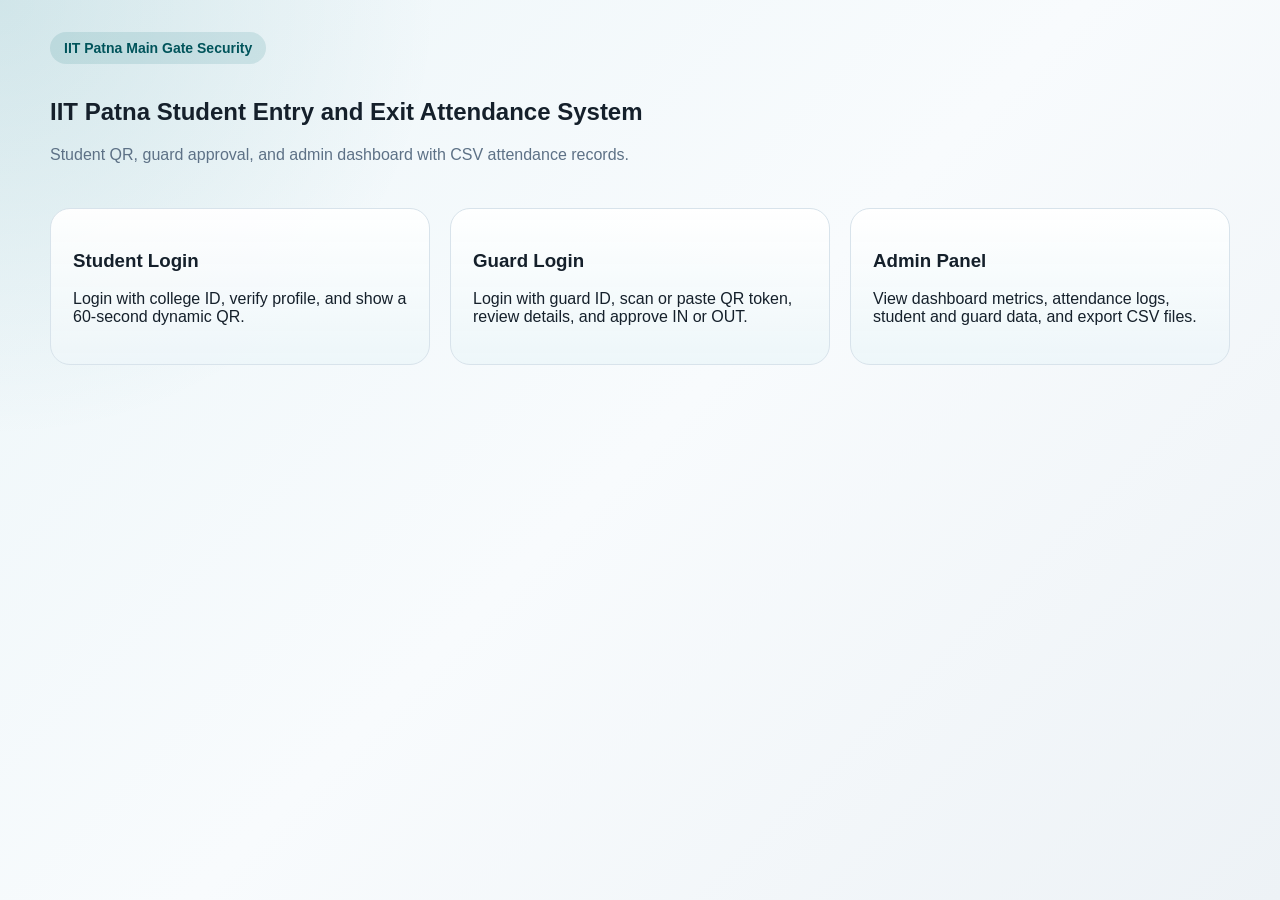
<file: index.html>
<!DOCTYPE html>
<html lang="en">
<head>
    <meta charset="UTF-8">
    <meta name="viewport" content="width=device-width, initial-scale=1.0">
    <title>IIT Patna Main Gate Attendance System</title>
    <link rel="stylesheet" href="style/global.css">
</head>
<body>
    <main class="shell">
        <section class="hero">
            <div>
                <div class="eyebrow">IIT Patna Main Gate Security</div>
                <h1>IIT Patna Student Entry and Exit Attendance System</h1>
                <p class="muted">Student QR, guard approval, and admin dashboard with CSV attendance records.</p>
            </div>
        </section>
        <section class="grid-3">
            <a class="card-link" href="student/login.html">
                <h3>Student Login</h3>
                <p>Login with college ID, verify profile, and show a 60-second dynamic QR.</p>
            </a>
            <a class="card-link" href="guard/login.html">
                <h3>Guard Login</h3>
                <p>Login with guard ID, scan or paste QR token, review details, and approve IN or OUT.</p>
            </a>
            <a class="card-link" href="admin/login.html">
                <h3>Admin Panel</h3>
                <p>View dashboard metrics, attendance logs, student and guard data, and export CSV files.</p>
            </a>
        </section>
    </main>
</body>
</html>
</file>
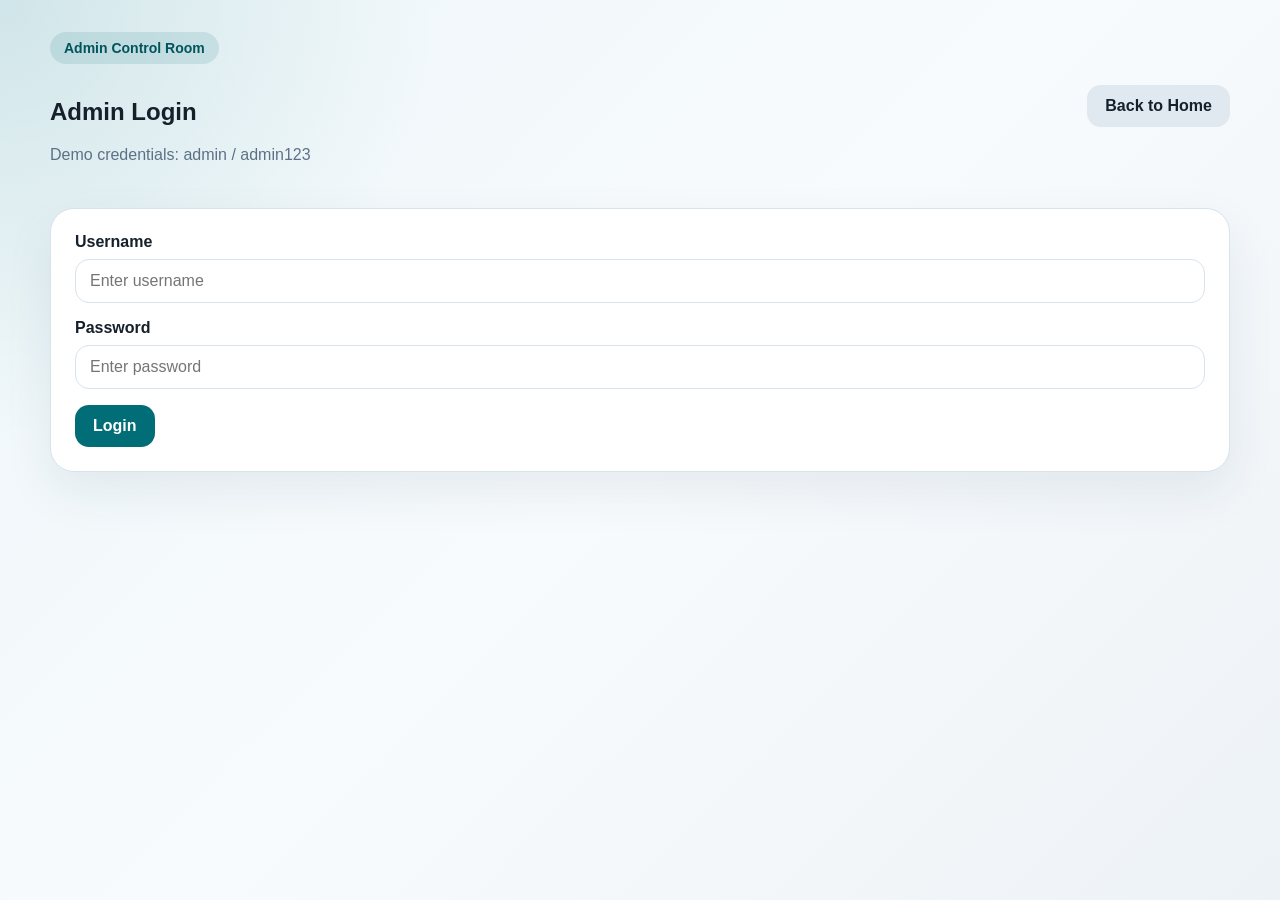
<file: admin/dashboard.html>
<!DOCTYPE html>
<html lang="en">
<head>
    <meta charset="UTF-8">
    <meta name="viewport" content="width=device-width, initial-scale=1.0">
    <title>Admin Dashboard</title>
    <link rel="stylesheet" href="../style/global.css">
</head>
<body>
    <main class="shell">
        <section class="hero">
            <div>
                <div class="eyebrow">Dashboard</div>
                <h2>IIT Patna Main Gate Dashboard</h2>
                <p class="muted">Daily entry, exit, student records, guard records, and CSV export.</p>
            </div>
            <div class="actions">
                <a class="button-link secondary" href="../index.html">Home</a>
                <button class="secondary" id="adminLogoutButton">Logout</button>
            </div>
        </section>

        <section class="grid-3" id="metrics"></section>

        <section class="panel">
            <div class="actions">
                <a class="button-link" href="http://127.0.0.1:5000/api/admin/export/attendance" target="_blank" rel="noreferrer">Export Attendance CSV</a>
                <a class="button-link secondary" href="http://127.0.0.1:5000/api/admin/export/students" target="_blank" rel="noreferrer">Export Students CSV</a>
                <a class="button-link secondary" href="http://127.0.0.1:5000/api/admin/export/guards" target="_blank" rel="noreferrer">Export Guards CSV</a>
            </div>
        </section>

        <section class="panel">
            <h3>Attendance Logs</h3>
            <div class="table-wrap">
                <table>
                    <thead>
                        <tr>
                            <th>Student</th>
                            <th>Roll</th>
                            <th>Action</th>
                            <th>Date & Time</th>
                            <th>Phone</th>
                            <th>Guard</th>
                            <th>Guard Phone</th>
                            <th>Note</th>
                        </tr>
                    </thead>
                    <tbody id="attendanceTableBody"></tbody>
                </table>
            </div>
        </section>

        <section class="grid-2">
            <article class="panel">
                <h3>Student Records</h3>
                <div class="table-wrap">
                    <table>
                        <thead>
                            <tr>
                                <th>Name</th>
                                <th>College ID</th>
                                <th>Roll</th>
                                <th>Course</th>
                                <th>Validity</th>
                                <th>Phone</th>
                            </tr>
                        </thead>
                        <tbody id="studentsTableBody"></tbody>
                    </table>
                </div>
            </article>

            <article class="panel">
                <h3>Guard Records</h3>
                <div class="table-wrap">
                    <table>
                        <thead>
                            <tr>
                                <th>Guard ID</th>
                                <th>Name</th>
                                <th>Email</th>
                                <th>Phone</th>
                            </tr>
                        </thead>
                        <tbody id="guardsTableBody"></tbody>
                    </table>
                </div>
            </article>
        </section>
    </main>

    <script src="../shared/config.js"></script>
    <script src="../shared/api.js"></script>
    <script src="../shared/utils.js"></script>
    <script src="dashboard.js"></script>
</body>
</html>
</file>
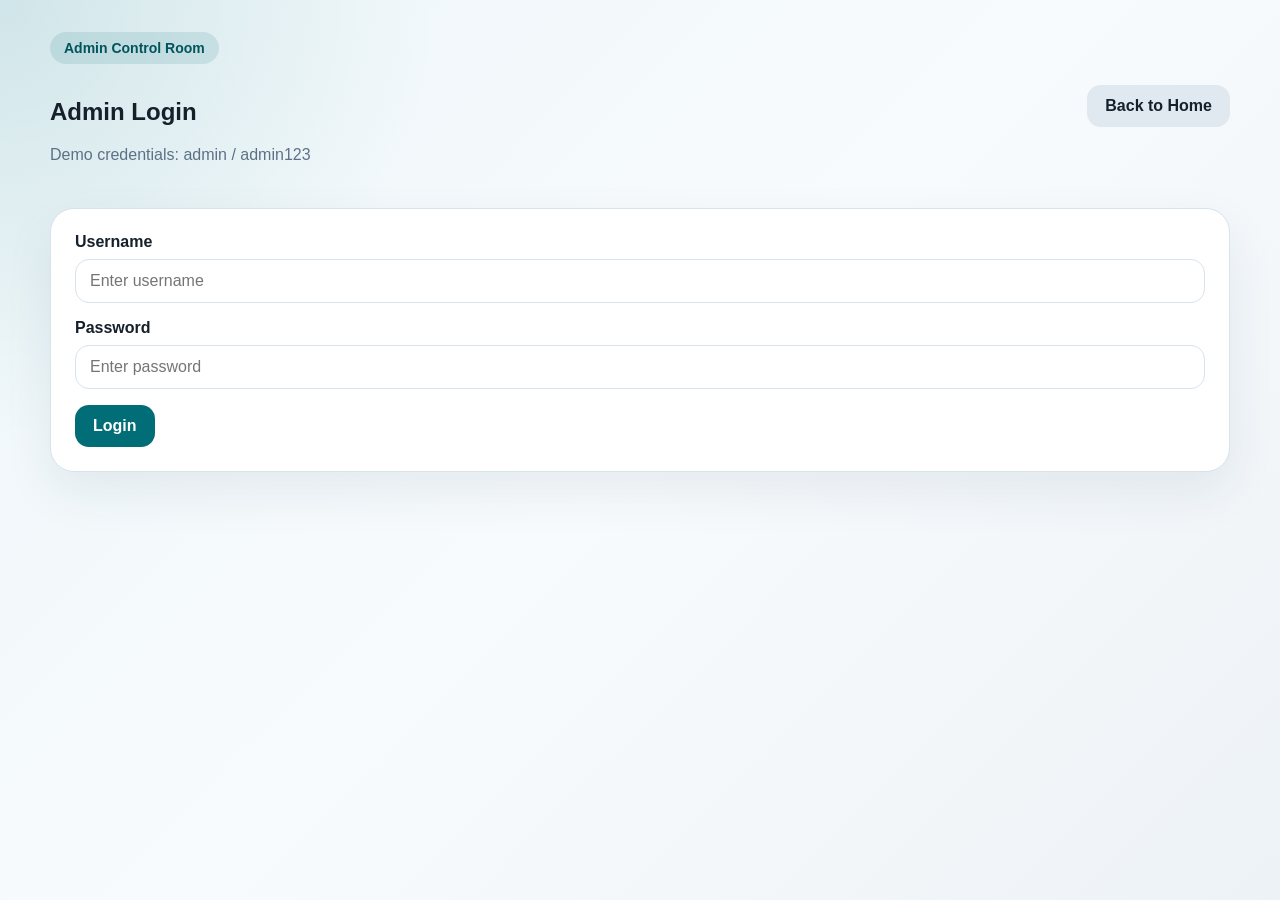
<file: admin/login.html>
<!DOCTYPE html>
<html lang="en">
<head>
    <meta charset="UTF-8">
    <meta name="viewport" content="width=device-width, initial-scale=1.0">
    <title>Admin Login</title>
    <link rel="stylesheet" href="../style/global.css">
</head>
<body>
    <main class="shell">
        <section class="hero">
            <div>
                <div class="eyebrow">Admin Control Room</div>
                <h2>Admin Login</h2>
                <p class="muted">Demo credentials: admin / admin123</p>
            </div>
            <a class="button-link secondary" href="../index.html">Back to Home</a>
        </section>

        <section class="panel">
            <div class="form-group">
                <label for="adminUsername">Username</label>
                <input id="adminUsername" placeholder="Enter username">
            </div>
            <div class="form-group">
                <label for="adminPassword">Password</label>
                <input id="adminPassword" type="password" placeholder="Enter password">
            </div>
            <div class="actions">
                <button id="adminLoginButton">Login</button>
            </div>
            <div id="adminLoginMessage"></div>
        </section>
    </main>

    <script src="../shared/config.js"></script>
    <script src="../shared/api.js"></script>
    <script src="../shared/utils.js"></script>
    <script>
        document.getElementById("adminLoginButton").addEventListener("click", async () => {
            const username = document.getElementById("adminUsername").value.trim();
            const password = document.getElementById("adminPassword").value.trim();

            try {
                const response = await apiRequest("/api/admin/login", {
                    method: "POST",
                    body: JSON.stringify({ username, password })
                });
                persistJson("adminSession", response.admin);
                window.location.href = "dashboard.html";
            } catch (error) {
                showMessage("adminLoginMessage", error.message, "error");
            }
        });
    </script>
</body>
</html>
</file>
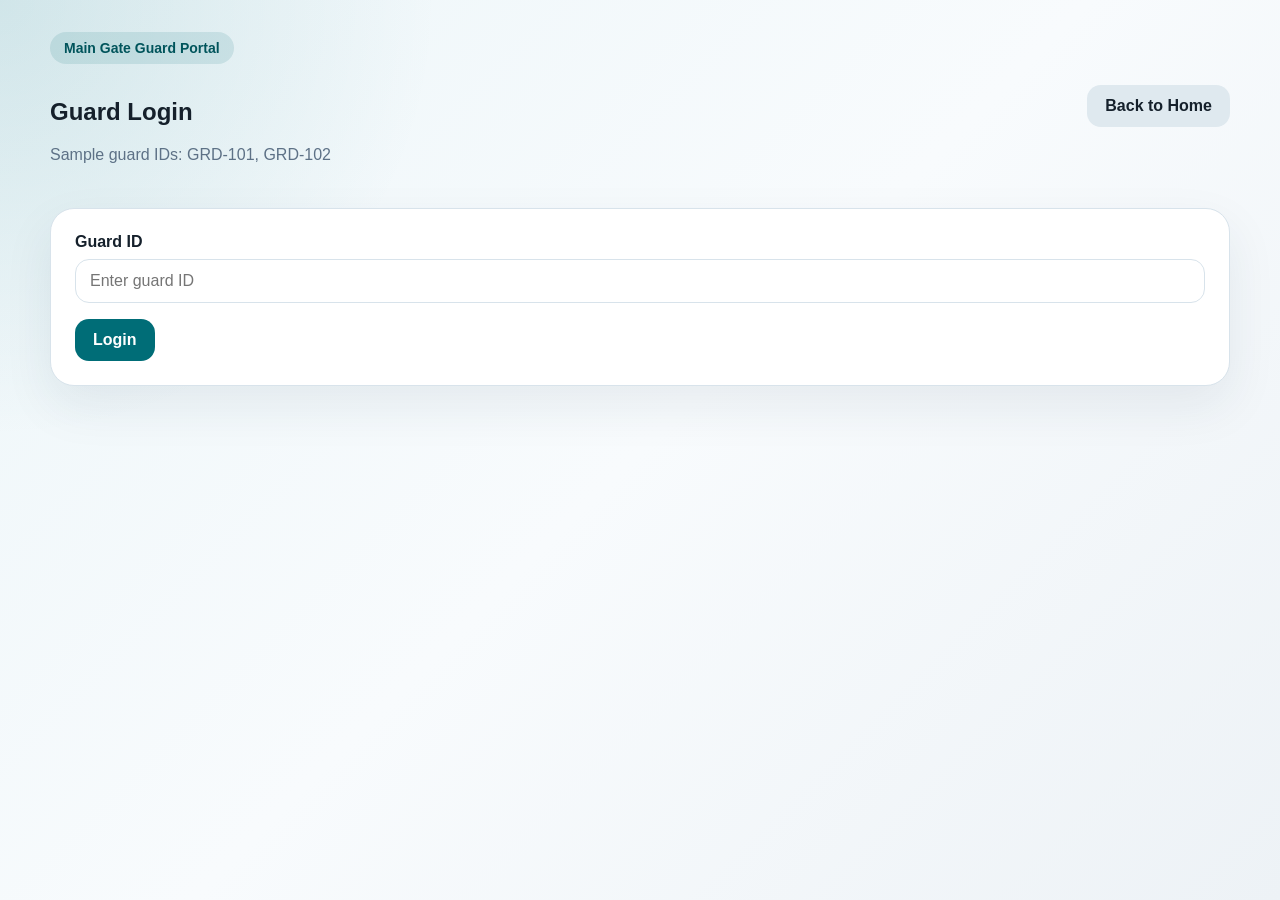
<file: guard/login.html>
<!DOCTYPE html>
<html lang="en">
<head>
    <meta charset="UTF-8">
    <meta name="viewport" content="width=device-width, initial-scale=1.0">
    <title>Guard Login</title>
    <link rel="stylesheet" href="../style/global.css">
</head>
<body>
    <main class="shell">
        <section class="hero">
            <div>
                <div class="eyebrow">Main Gate Guard Portal</div>
                <h2>Guard Login</h2>
                <p class="muted">Sample guard IDs: GRD-101, GRD-102</p>
            </div>
            <a class="button-link secondary" href="../index.html">Back to Home</a>
        </section>

        <section class="panel">
            <div class="form-group">
                <label for="guardId">Guard ID</label>
                <input id="guardId" placeholder="Enter guard ID">
            </div>
            <div class="actions">
                <button id="guardLoginButton">Login</button>
            </div>
            <div id="guardLoginMessage"></div>
        </section>
    </main>

    <script src="../shared/config.js"></script>
    <script src="../shared/api.js"></script>
    <script src="../shared/utils.js"></script>
    <script>
        document.getElementById("guardLoginButton").addEventListener("click", async () => {
            const guardId = document.getElementById("guardId").value.trim();

            if (!guardId) {
                showMessage("guardLoginMessage", "Please enter guard ID.", "error");
                return;
            }

            try {
                const response = await apiRequest("/api/guard/login", {
                    method: "POST",
                    body: JSON.stringify({ guard_id: guardId })
                });
                persistJson("guardSession", response.guard);
                window.location.href = "scan.html";
            } catch (error) {
                showMessage("guardLoginMessage", error.message, "error");
            }
        });
    </script>
</body>
</html>
</file>
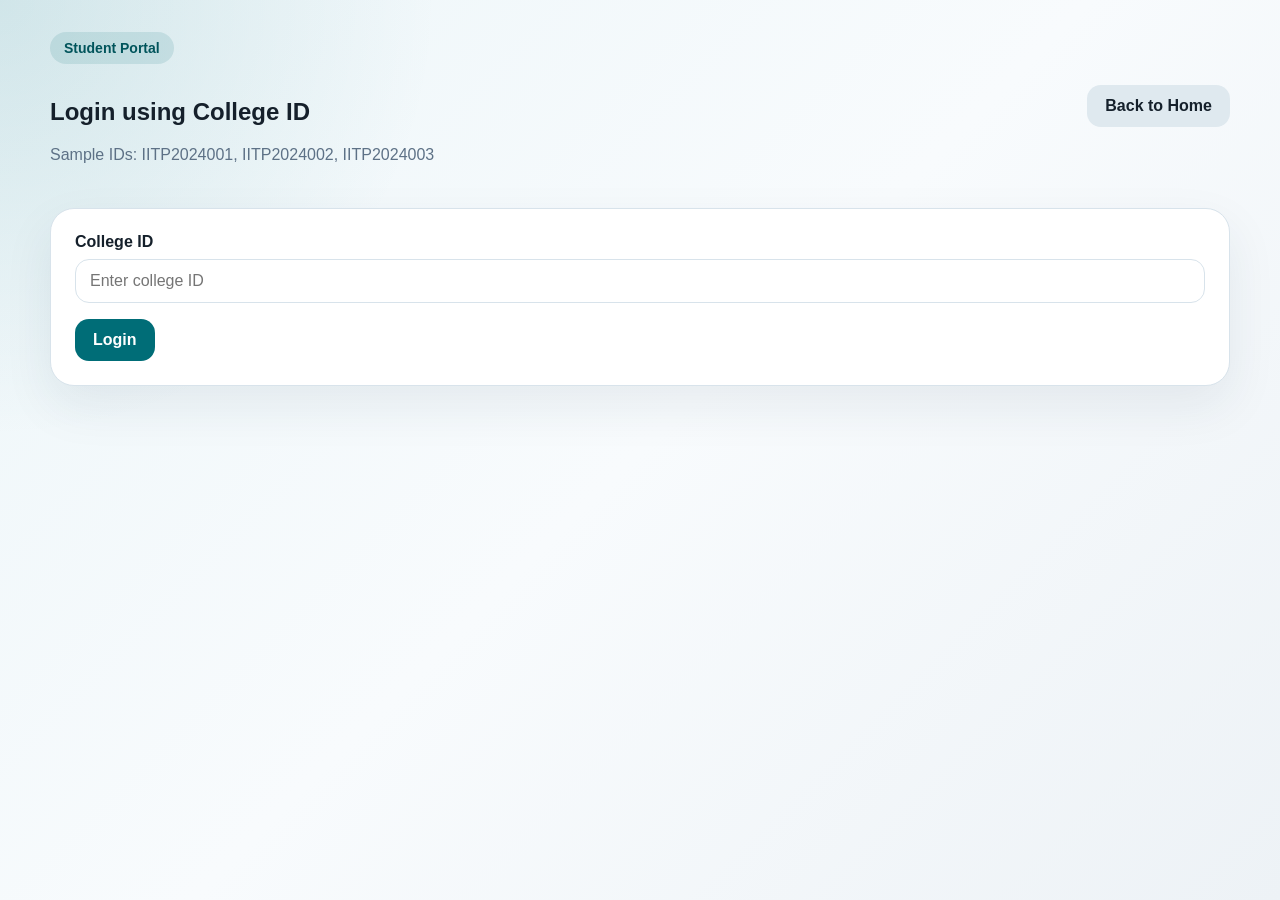
<file: student/login.html>
<!DOCTYPE html>
<html lang="en">
<head>
    <meta charset="UTF-8">
    <meta name="viewport" content="width=device-width, initial-scale=1.0">
    <title>Student Login</title>
    <link rel="stylesheet" href="../style/global.css">
</head>
<body>
    <main class="shell">
        <section class="hero">
            <div>
                <div class="eyebrow">Student Portal</div>
                <h2>Login using College ID</h2>
                <p class="muted">Sample IDs: IITP2024001, IITP2024002, IITP2024003</p>
            </div>
            <a class="button-link secondary" href="../index.html">Back to Home</a>
        </section>

        <section class="panel">
            <div class="form-group">
                <label for="collegeId">College ID</label>
                <input id="collegeId" placeholder="Enter college ID">
            </div>
            <div class="actions">
                <button id="studentLoginButton">Login</button>
            </div>
            <div id="studentLoginMessage"></div>
        </section>
    </main>

    <script src="../shared/config.js"></script>
    <script src="../shared/api.js"></script>
    <script src="../shared/utils.js"></script>
    <script>
        document.getElementById("studentLoginButton").addEventListener("click", async () => {
            const collegeId = document.getElementById("collegeId").value.trim();

            if (!collegeId) {
                showMessage("studentLoginMessage", "Please enter college ID.", "error");
                return;
            }

            try {
                const response = await apiRequest("/api/student/login", {
                    method: "POST",
                    body: JSON.stringify({ college_id: collegeId })
                });
                persistJson("studentSession", response.student);
                window.location.href = "qr.html";
            } catch (error) {
                showMessage("studentLoginMessage", error.message, "error");
            }
        });
    </script>
</body>
</html>
</file>
<file: style/global.css>
:root {
    --bg: #eef4f7;
    --panel: #ffffff;
    --panel-soft: #f7fafc;
    --text: #15202b;
    --muted: #5d7186;
    --primary: #006d77;
    --primary-dark: #00545b;
    --success: #198754;
    --danger: #c1121f;
    --border: #d8e3eb;
    --shadow: 0 20px 50px rgba(20, 50, 73, 0.08);
}

* {
    box-sizing: border-box;
}

body {
    margin: 0;
    font-family: "Segoe UI", Tahoma, Geneva, Verdana, sans-serif;
    color: var(--text);
    background:
        radial-gradient(circle at top left, rgba(0, 109, 119, 0.12), transparent 28%),
        linear-gradient(135deg, #edf6f9 0%, #f8fbfd 50%, #edf2f6 100%);
    min-height: 100vh;
}

a {
    color: inherit;
}

.shell {
    width: min(1180px, calc(100% - 32px));
    margin: 0 auto;
    padding: 32px 0 48px;
}

.hero {
    display: flex;
    justify-content: space-between;
    align-items: center;
    gap: 24px;
    margin-bottom: 28px;
}

.eyebrow {
    display: inline-flex;
    padding: 8px 14px;
    border-radius: 999px;
    background: rgba(0, 109, 119, 0.12);
    color: var(--primary-dark);
    font-weight: 600;
    font-size: 14px;
    margin-bottom: 14px;
}

.grid-3,
.grid-2 {
    display: grid;
    gap: 20px;
}

.grid-3 {
    grid-template-columns: repeat(auto-fit, minmax(220px, 1fr));
}

.grid-2 {
    grid-template-columns: repeat(auto-fit, minmax(280px, 1fr));
}

.panel {
    background: var(--panel);
    border: 1px solid var(--border);
    border-radius: 24px;
    padding: 24px;
    box-shadow: var(--shadow);
}

.card-link {
    display: block;
    padding: 22px;
    border-radius: 20px;
    border: 1px solid var(--border);
    background: linear-gradient(180deg, rgba(255, 255, 255, 0.95), rgba(237, 246, 249, 0.92));
    text-decoration: none;
}

.form-group {
    display: grid;
    gap: 8px;
    margin-bottom: 16px;
}

label {
    font-weight: 600;
}

input,
textarea,
select {
    width: 100%;
    padding: 12px 14px;
    border-radius: 14px;
    border: 1px solid var(--border);
    background: #fff;
    font: inherit;
}

textarea {
    min-height: 100px;
    resize: vertical;
}

.actions {
    display: flex;
    flex-wrap: wrap;
    gap: 12px;
}

button,
.button-link {
    border: 0;
    border-radius: 14px;
    padding: 12px 18px;
    background: var(--primary);
    color: #fff;
    font: inherit;
    font-weight: 600;
    cursor: pointer;
    text-decoration: none;
    display: inline-flex;
    align-items: center;
    justify-content: center;
}

button.secondary,
.button-link.secondary {
    background: #dfe9ef;
    color: var(--text);
}

button.success {
    background: var(--success);
}

button.danger {
    background: var(--danger);
}

button:disabled {
    cursor: not-allowed;
    opacity: 0.55;
}

.message {
    margin-top: 16px;
    padding: 12px 14px;
    border-radius: 14px;
    font-weight: 600;
}

.message.info {
    background: #e8f6f8;
    color: var(--primary-dark);
}

.message.success {
    background: #e7f7ee;
    color: #0f6a41;
}

.message.error {
    background: #fdebec;
    color: #8f0f1a;
}

.identity {
    display: grid;
    grid-template-columns: 180px 1fr;
    gap: 20px;
    align-items: start;
}

.identity img,
.signature-preview {
    width: 100%;
    border-radius: 18px;
    border: 1px solid var(--border);
    background: #fff;
}

.detail-list {
    display: grid;
    grid-template-columns: repeat(auto-fit, minmax(180px, 1fr));
    gap: 14px;
}

.detail-item {
    padding: 14px;
    border-radius: 16px;
    background: #f7fafc;
    border: 1px solid var(--border);
}

.detail-item span {
    display: block;
    color: var(--muted);
    font-size: 13px;
    margin-bottom: 6px;
}

.qr-wrap {
    display: grid;
    place-items: center;
    gap: 14px;
}

#qrCanvas {
    background: #fff;
    padding: 16px;
    border-radius: 24px;
    border: 1px solid var(--border);
}

.timer {
    font-size: 30px;
    font-weight: 700;
    color: var(--primary-dark);
}

.status-pill {
    display: inline-flex;
    padding: 8px 14px;
    border-radius: 999px;
    font-size: 13px;
    font-weight: 700;
}

.status-pill.in {
    background: #dff3e8;
    color: #116d42;
}

.status-pill.out {
    background: #fde7ea;
    color: #9c1420;
}

.metric {
    padding: 22px;
    border-radius: 22px;
    background: linear-gradient(180deg, #ffffff, #f6fafb);
    border: 1px solid var(--border);
}

.metric strong {
    display: block;
    font-size: 32px;
    margin-top: 10px;
}

.table-wrap {
    overflow-x: auto;
}

table {
    width: 100%;
    border-collapse: collapse;
    min-width: 880px;
}

th,
td {
    text-align: left;
    padding: 12px 10px;
    border-bottom: 1px solid var(--border);
    vertical-align: top;
}

th {
    color: var(--muted);
    font-size: 13px;
    text-transform: uppercase;
}

.checkbox-row {
    display: flex;
    align-items: flex-start;
    gap: 10px;
    margin-top: 8px;
}

.checkbox-row input {
    width: auto;
    margin-top: 4px;
}

.muted {
    color: var(--muted);
}

@media (max-width: 768px) {
    .hero,
    .identity {
        grid-template-columns: 1fr;
        display: grid;
    }
}
</file>
